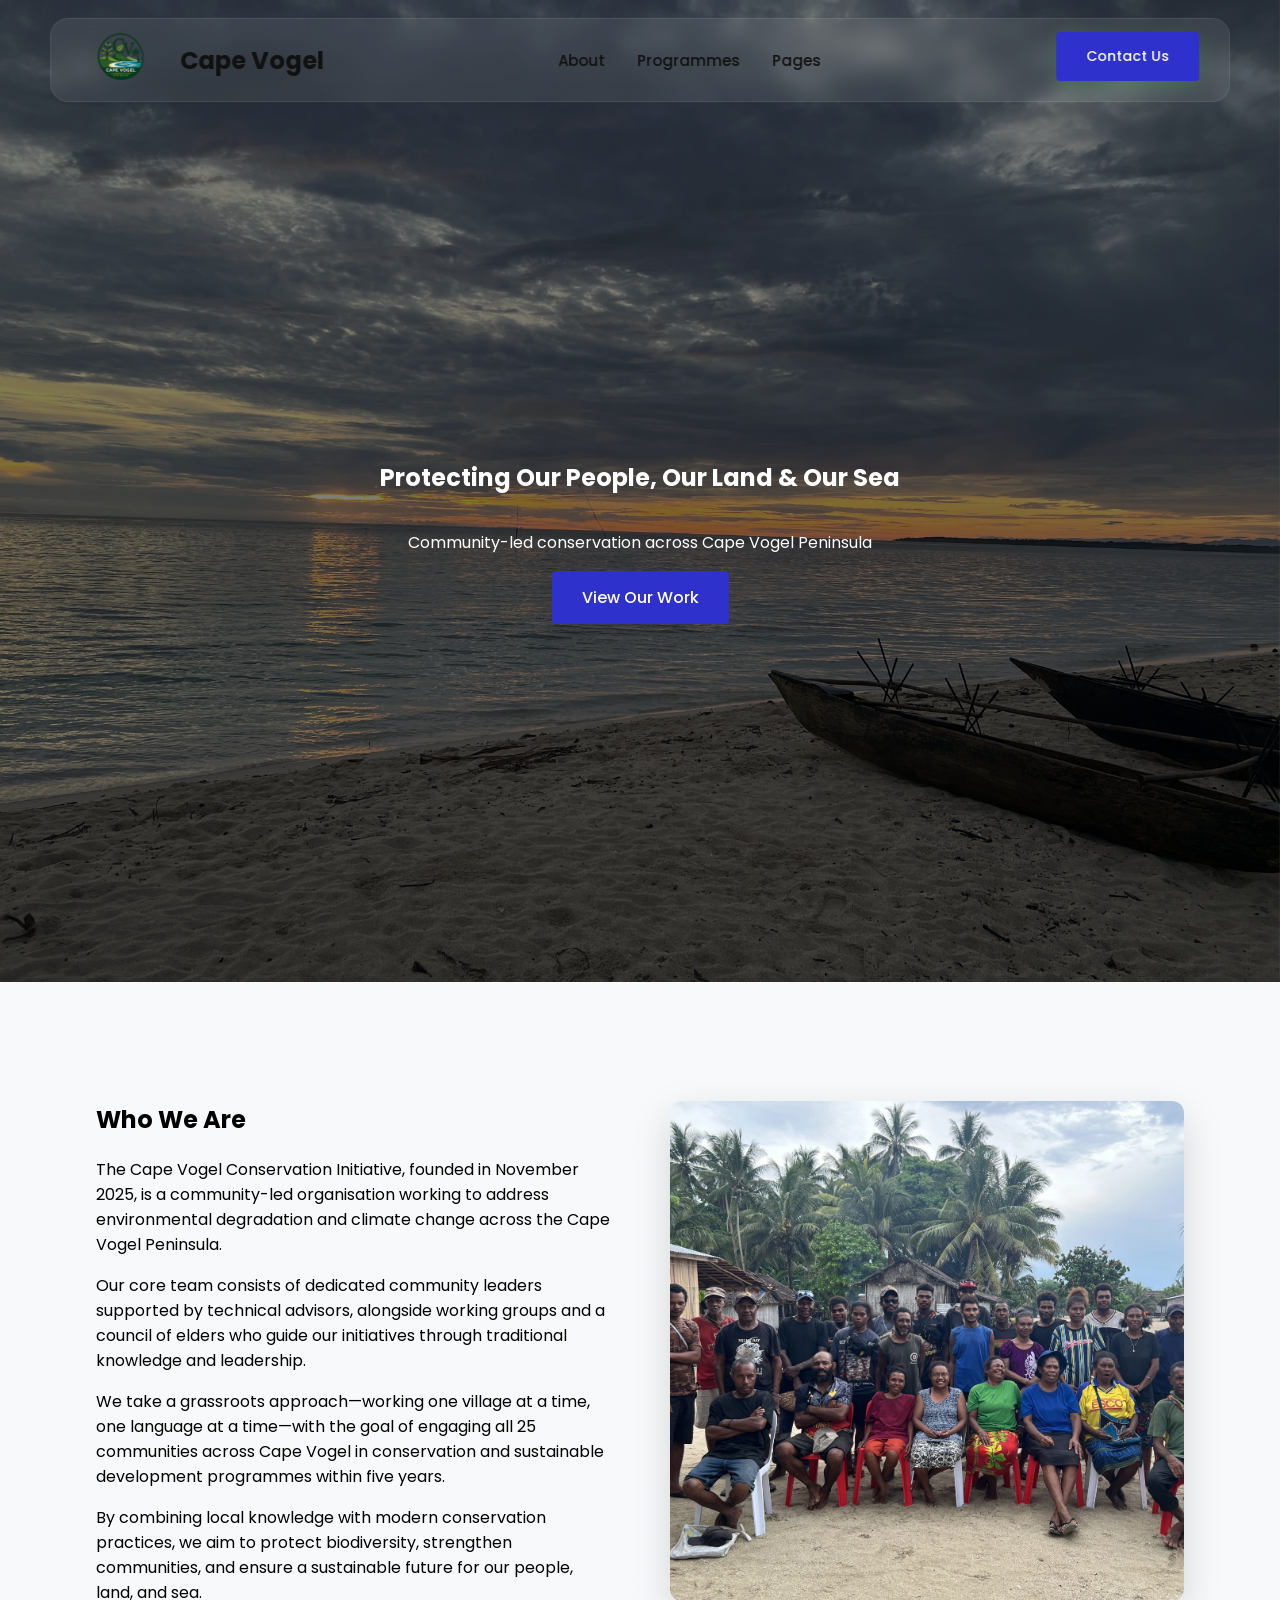
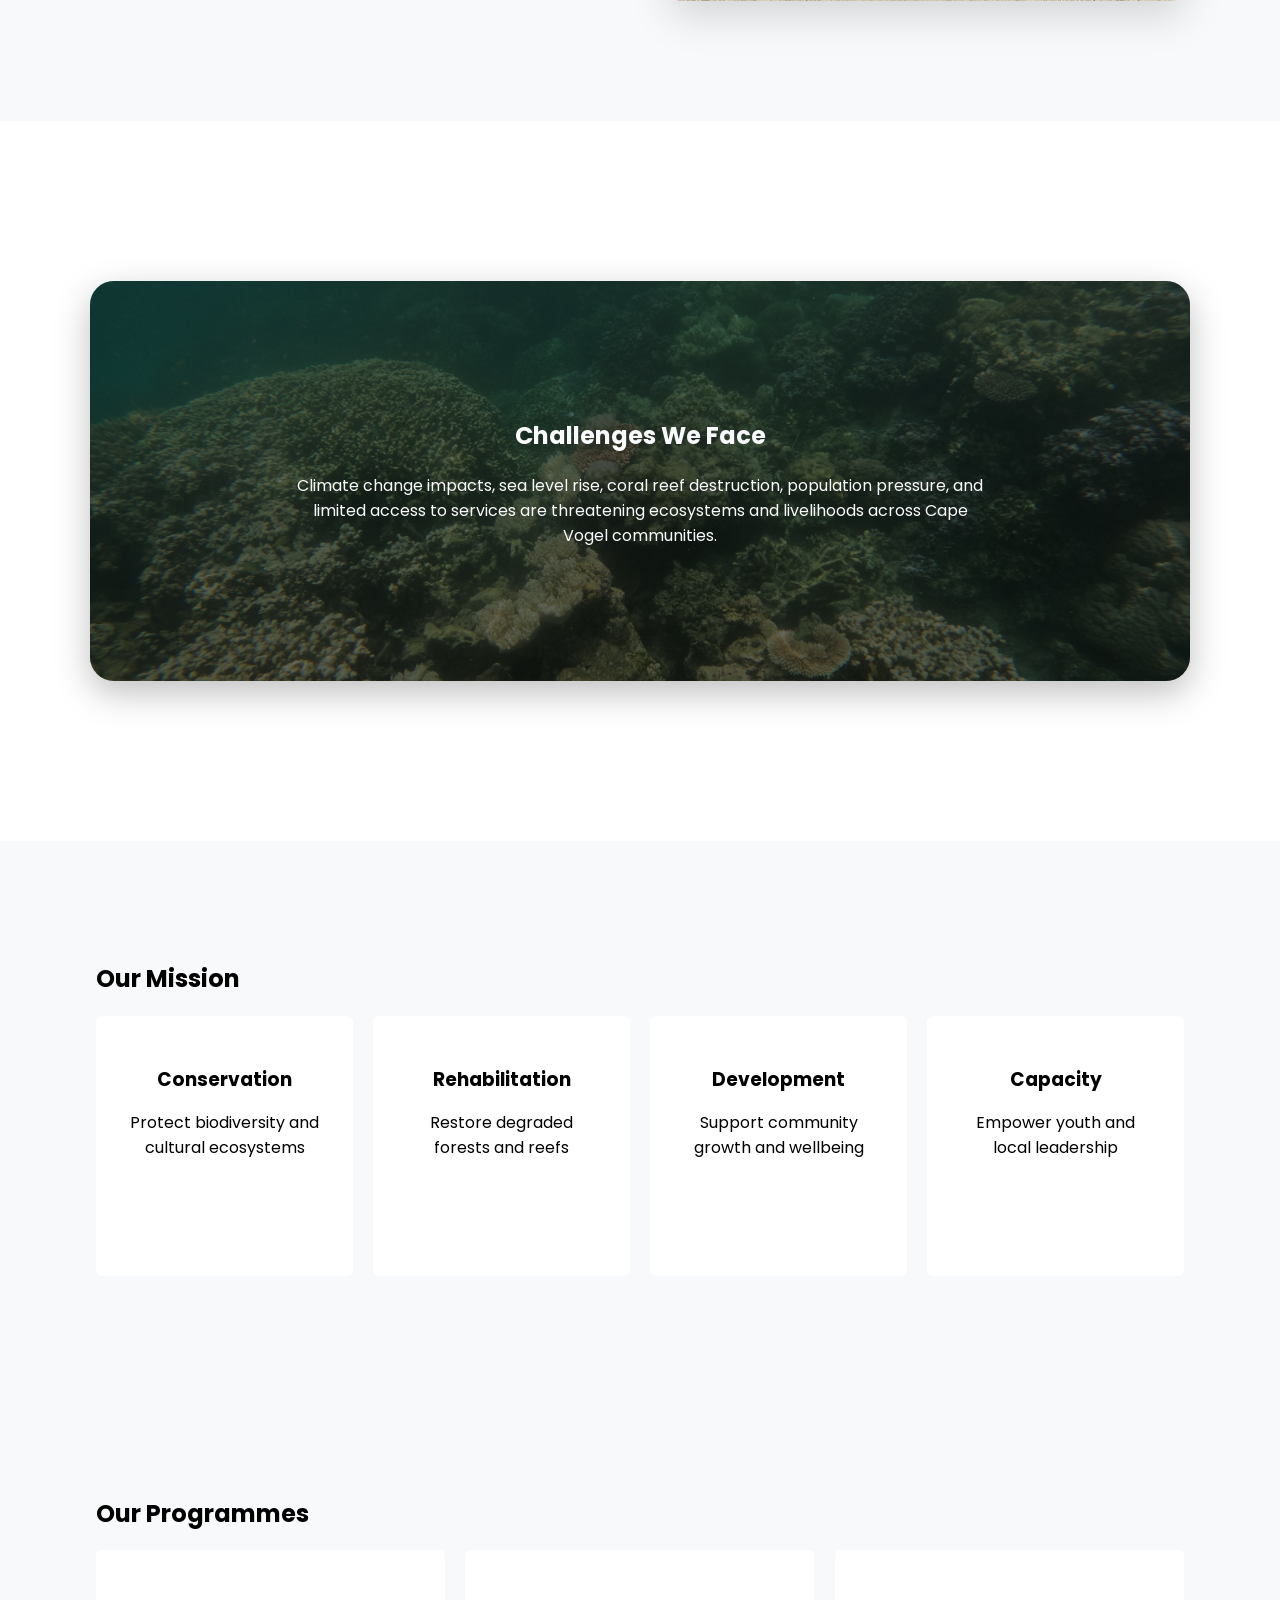
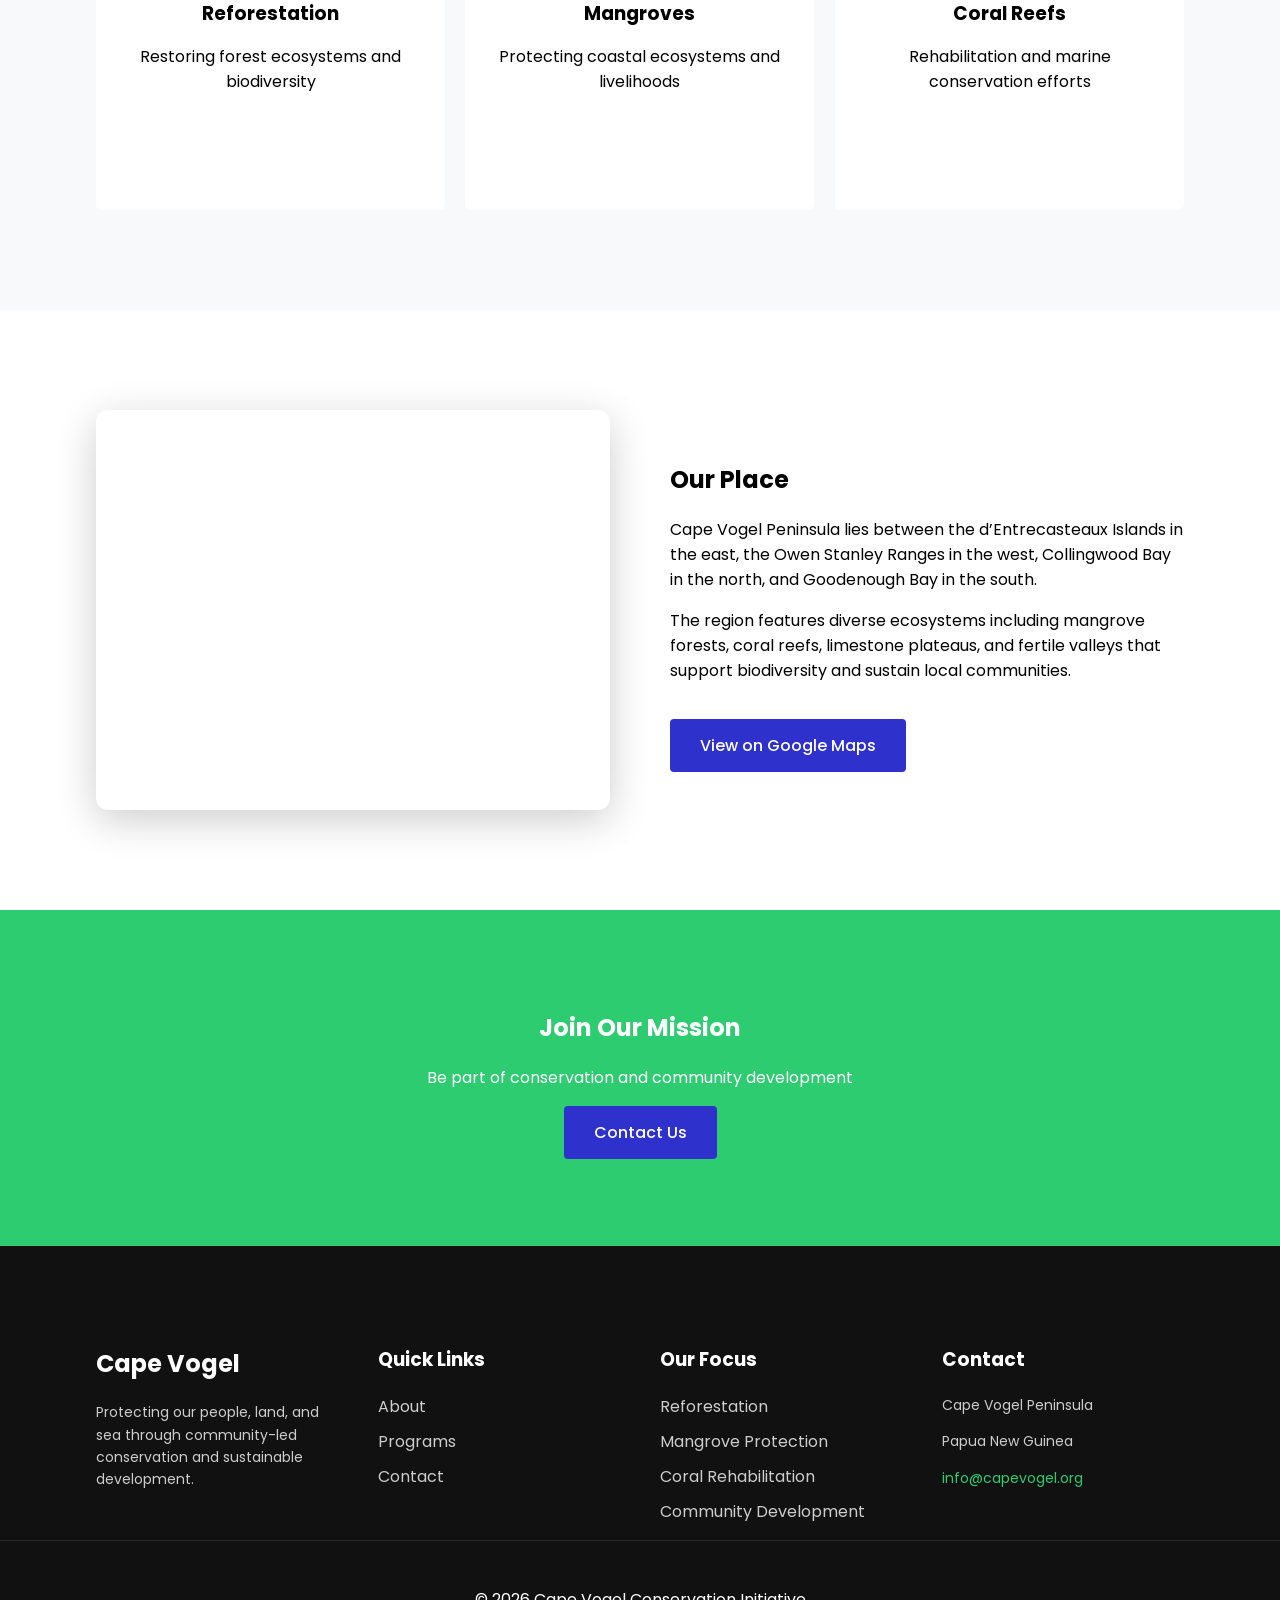
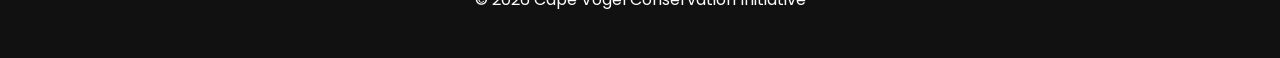
<file: index.html>
<!DOCTYPE html>
<html lang="en">
<head>
  <meta charset="UTF-8">
  <meta name="viewport" content="width=device-width, initial-scale=1.0">
  <title>Cape Vogel Conservation Initiative | Community-Led Conservation in Papua New Guinea</title>

  <meta name="description" content="Cape Vogel Conservation Initiative is a community-led organisation protecting biodiversity, restoring ecosystems, and supporting sustainable development across Papua New Guinea.">

  <meta name="keywords" content="Cape Vogel, Papua New Guinea conservation, community conservation PNG, climate change PNG, reforestation, coral reef conservation, mangrove protection">

  <meta name="author" content="Cape Vogel Conservation Initiative">

  <!-- Open Graph (Social Media Sharing) -->
  <meta property="og:title" content="Cape Vogel Conservation Initiative">
  <meta property="og:description" content="Protecting our people, land and sea through community-led conservation.">
  <meta property="og:image" content="images/hero.jpg">
  <meta property="og:type" content="website">

  <!-- Preconnect -->
  <link rel="preconnect" href="https://fonts.googleapis.com">
  <link rel="preconnect" href="https://fonts.gstatic.com" crossorigin>

  <!-- Preload Hero Image -->
   <link rel="preload" as="image" href="images/hero.webp">

  <!-- Fonts -->
  <link href="https://fonts.googleapis.com/css2?family=Poppins:wght@300;400;600;700&display=swap" rel="stylesheet">

  <!-- AOS Animation -->
  <link href="https://unpkg.com/aos@2.3.4/dist/aos.css" rel="stylesheet">

  <link rel="stylesheet" href="style.css">

  <link rel="icon" href="images/CVCI.png">
</head>

<body>

<!-- NAVBAR -->
<header id="header">
  <div class="container nav-wrapper">

    <!-- LOGO -->
    <div class="logo">
     <a href="index.html">
       <img src="images/bg.png" alt="Cape Vogel Conservation Initiative Logo">
       <span>Cape Vogel</span>
     </a>
    </div>

    <!-- NAV -->
    <nav class="nav-menu" id="nav-menu">
      <a href="about.html">About</a>
      <a href="programmes.html">Programmes</a>
      <div class="dropdown">
  <a href="#">Pages</a>

  <div class="dropdown-menu">
    <a href="gallery.html">Photo Gallery</a>
    <a href="#">Video Gallery</a>
  </div>
</div>
      
    </nav>

    <!-- CTA -->
   <div class="nav-btn">
     <a href="contact.html" class="btn nav-cta">Contact Us</a>
    </div>

   <!-- MOBILE MENU BUTTON -->
    <div class="menu-toggle" id="menu-toggle">
       <span></span>
       <span></span>
       <span></span>
    </div>
    

  </div>
</header>

<!-- HERO -->
<section id="home" class="hero">
  <img src="images/hero.webp" alt="Cape Vogel community conservation work" class="hero-img">

  <div class="hero-overlay"></div>

  <div class="hero-content" data-aos="fade-up">
    <h1>Protecting Our People, Our Land & Our Sea</h1>
    <p>Community-led conservation across Cape Vogel Peninsula</p>
    <a href="#about" class="btn">View Our Work</a>
  </div>
</section>

<!-- ABOUT -->
<section id="about" class="section alt">
  <div class="container grid-2">

    <div data-aos="fade-right">
      <h2>Who We Are</h2>

<p>
The Cape Vogel Conservation Initiative, founded in November 2025, is a 
community-led organisation working to address environmental degradation and 
climate change across the Cape Vogel Peninsula.
</p>

<p>
Our core team consists of dedicated community leaders supported by technical 
advisors, alongside working groups and a council of elders who guide our 
initiatives through traditional knowledge and leadership.
</p>

<p>
We take a grassroots approach—working one village at a time, one language at a 
time—with the goal of engaging all 25 communities across Cape Vogel in 
conservation and sustainable development programmes within five years.
</p>

<p>
By combining local knowledge with modern conservation practices, we aim to 
protect biodiversity, strengthen communities, and ensure a sustainable future 
for our people, land, and sea.
</p>
    </div>

    <div data-aos="fade-left"  class="about-img">
     <img src="images/about.webp" alt="Cape Vogel community conservation work">
    </div>

  </div>
</section>

<!--Challenge-->
<section class="section fade-in">

  <div class="challenge-wrapper" data-aos="fade-up">

    <section class="challenge-section">

      <img src="images/challenges.webp" alt="Cape Vogel community conservation work" class="bg-img">

      <div class="challenge-overlay"></div>

      <div class="content">
        <h2>Challenges We Face</h2>

        <p>
          Climate change impacts, sea level rise, coral reef destruction,
          population pressure, and limited access to services are threatening
          ecosystems and livelihoods across Cape Vogel communities.
        </p>
      </div>

    </section>

  </div>

</section>

<!-- MISSION CARDS -->
<section class="section alt">
  <div class="container">
    <h2 class="center" data-aos="fade-up">Our Mission</h2>

    <div class="grid-4">

  <div class="card aasha-card" data-aos="fade-up" data-aos-delay="100">
    <div class="card-bg" style="background-image:url('images/conservation.webp')"></div>
    <div class="card-content">
      <h3>Conservation</h3>
      <p>Protect biodiversity and cultural ecosystems</p>
    </div>
  </div>

  <div class="card aasha-card" data-aos="fade-up" data-aos-delay="200">
    <div class="card-bg" style="background-image:url('images/climate.webp')"></div>
    <div class="card-content">
      <h3>Rehabilitation</h3>
      <p>Restore degraded forests and reefs</p>
    </div>
  </div>

  <div class="card aasha-card" data-aos="fade-up" data-aos-delay="300">
    <div class="card-bg" style="background-image:url('images/com dev.webp')"></div>
    <div class="card-content">
      <h3>Development</h3>
      <p>Support community growth and wellbeing</p>
    </div>
  </div>

  <div class="card aasha-card" data-aos="fade-up" data-aos-delay="400">
    <div class="card-bg" style="background-image:url('images/education.webp')"></div>
    <div class="card-content">
      <h3>Capacity</h3>
      <p>Empower youth and local leadership</p>
    </div>
  </div>

</div>
</section>

<!-- PROGRAMS -->
<section id="programs" class="section alt">
  <div class="container">

    <h2 class="center" data-aos="fade-up">Our Programmes</h2>
    <div class="grid-3">

  <div class="card aasha-card" data-aos="fade-up" data-aos-delay="100">
    <div class="card-bg" style="background-image:url('images/forest.webp')"></div>
    <div class="card-content">
      <h3>Reforestation</h3>
      <p>Restoring forest ecosystems and biodiversity</p>
    </div>
  </div>

  <div class="card aasha-card" data-aos="fade-up" data-aos-delay="200">
    <div class="card-bg" style="background-image:url('images/mangrove.webp')"></div>
    <div class="card-content">
      <h3>Mangroves</h3>
      <p>Protecting coastal ecosystems and livelihoods</p>
    </div>
  </div>

  <div class="card aasha-card" data-aos="fade-up" data-aos-delay="300">
    <div class="card-bg" style="background-image:url('images/coral.webp')"></div>
    <div class="card-content">
      <h3>Coral Reefs</h3>
      <p>Rehabilitation and marine conservation efforts</p>
    </div>
  </div>

</div>

  </div>
</section>

<!-- OUR PLACE -->
<section class="section">
  <div class="container grid-2">

    <!-- MAP -->
    <div class="map-container" data-aos="fade-right">
      <iframe 
        src="https://www.google.com/maps?q=-9.642638354747234,150.0083458952644&z=10&output=embed"
        loading="lazy"
        allowfullscreen>
      </iframe>
    </div>

    <!-- TEXT -->
    <div data-aos="fade-left">
      <h2>Our Place</h2>

      <p>
        Cape Vogel Peninsula lies between the d’Entrecasteaux Islands in the east,
        the Owen Stanley Ranges in the west, Collingwood Bay in the north, and
        Goodenough Bay in the south.
      </p>

      <p>
        The region features diverse ecosystems including mangrove forests,
        coral reefs, limestone plateaus, and fertile valleys that support
        biodiversity and sustain local communities.
      </p>

      <!-- GOOGLE MAP LINK -->
      <a 
        href="https://www.google.com/maps?q=-9.642638354747234,150.0083458952644"
        target="_blank"
        class="btn"
      >
        View on Google Maps
      </a>

    </div>

  </div>
</section>

<!-- CTA -->
<section id="contact" class="cta">
  <div class="container" data-aos="fade-up">
    <h2>Join Our Mission</h2>
    <p>Be part of conservation and community development</p>
    <a href="contact.html" class="btn">Contact Us</a>
  </div>
</section>

<section class="subfooter">
  <div class="container subfooter-grid">

    <!-- LEFT -->
    <div class="subfooter-col">
      <h2 class="logo">Cape Vogel</h2>
      <p>
        Protecting our people, land, and sea through community-led conservation
        and sustainable development.
      </p>
    </div>

    <!-- LINKS -->
    <div class="subfooter-col">
      <h3>Quick Links</h3>
      <ul>
        <li><a href="about.html">About</a></li>
        <li><a href="programmes.html">Programs</a></li>
        <li><a href="contact.html">Contact</a></li>
      </ul>
    </div>

    <!-- PROGRAMS -->
    <div class="subfooter-col">
      <h3>Our Focus</h3>
      <ul>
        <li>Reforestation</li>
        <li>Mangrove Protection</li>
        <li>Coral Rehabilitation</li>
        <li>Community Development</li>
      </ul>
    </div>

    <!-- CONTACT -->
    <div class="subfooter-col">
      <h3>Contact</h3>
      <p>Cape Vogel Peninsula</p>
      <p>Papua New Guinea</p>
      <p><a href="mailto:info@capevogel.org">info@capevogel.org</a></p>
    </div>

  </div>
</section>

<!-- FOOTER -->
<footer>
  <p>© 2026 Cape Vogel Conservation Initiative</p>
</footer>

<script src="https://unpkg.com/aos@2.3.4/dist/aos.js"></script>
<script src="script.js" defer></script>
</body>
</html>
</file>
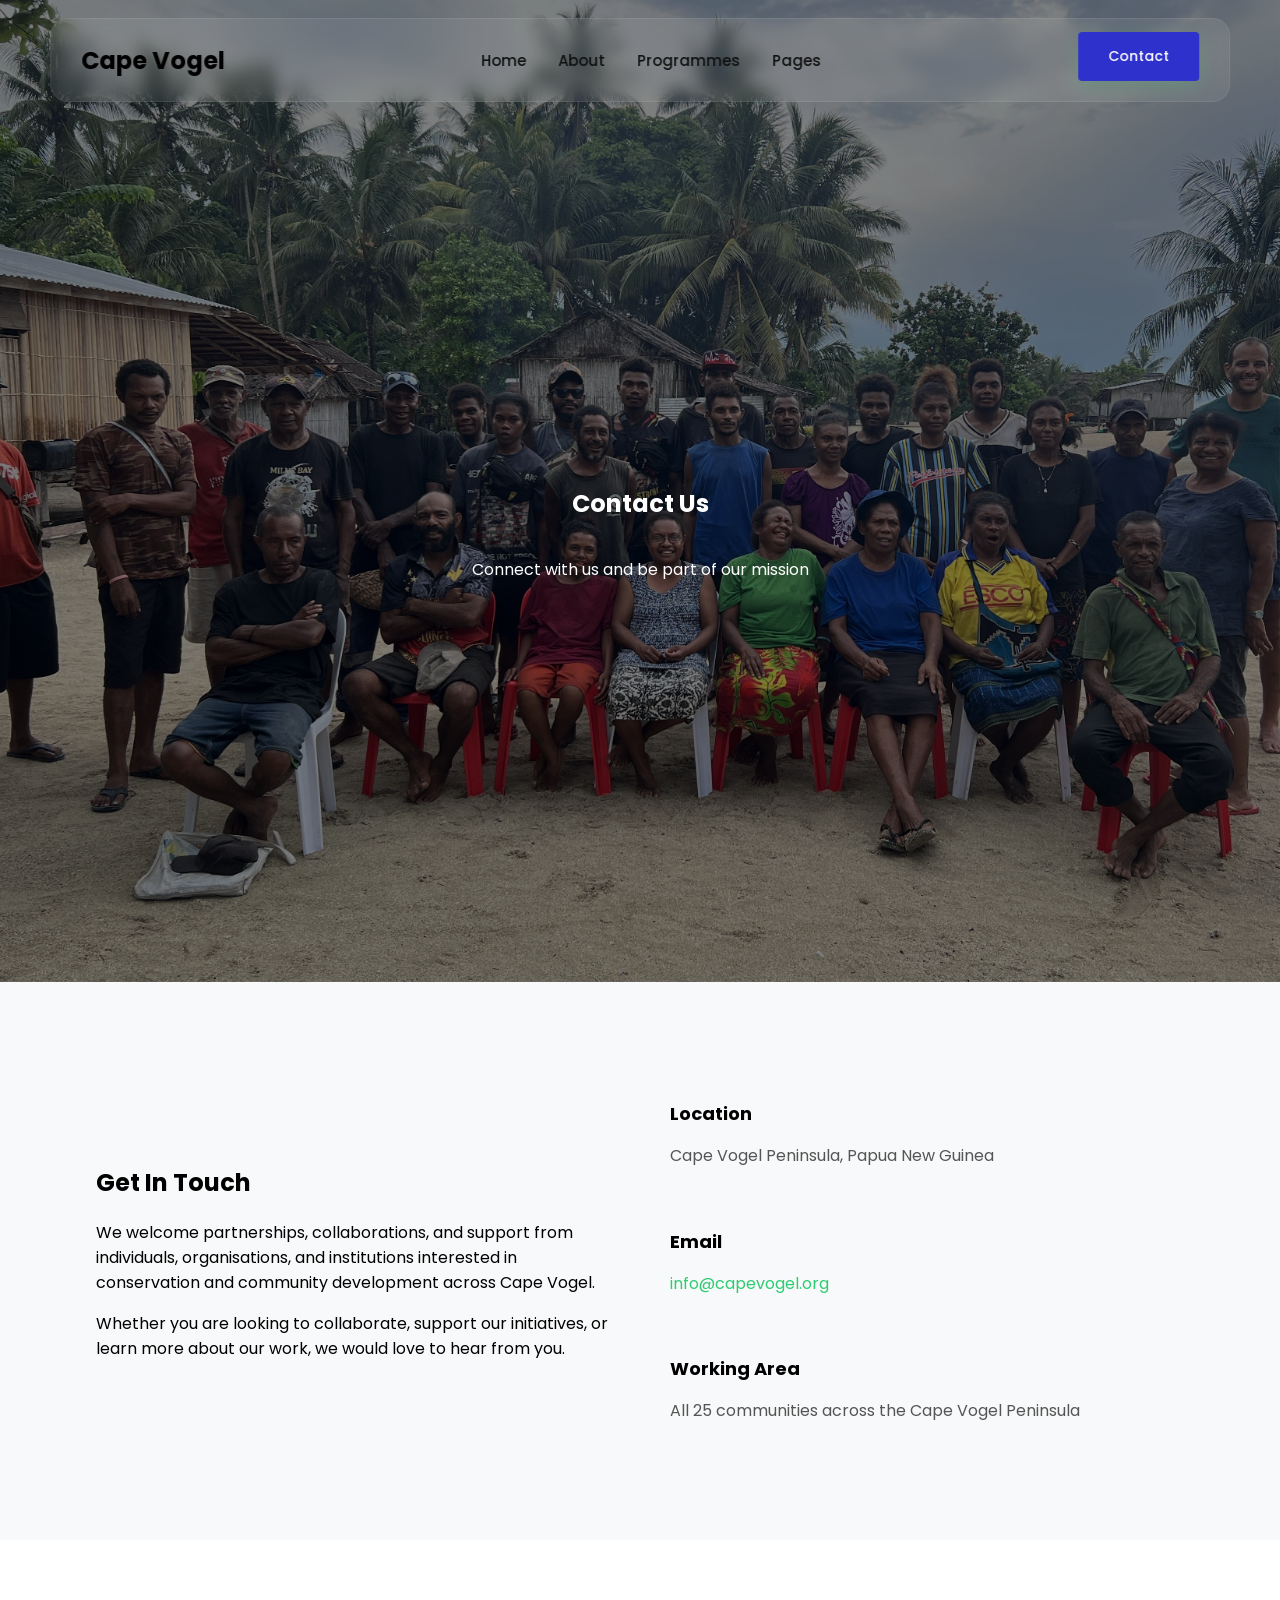
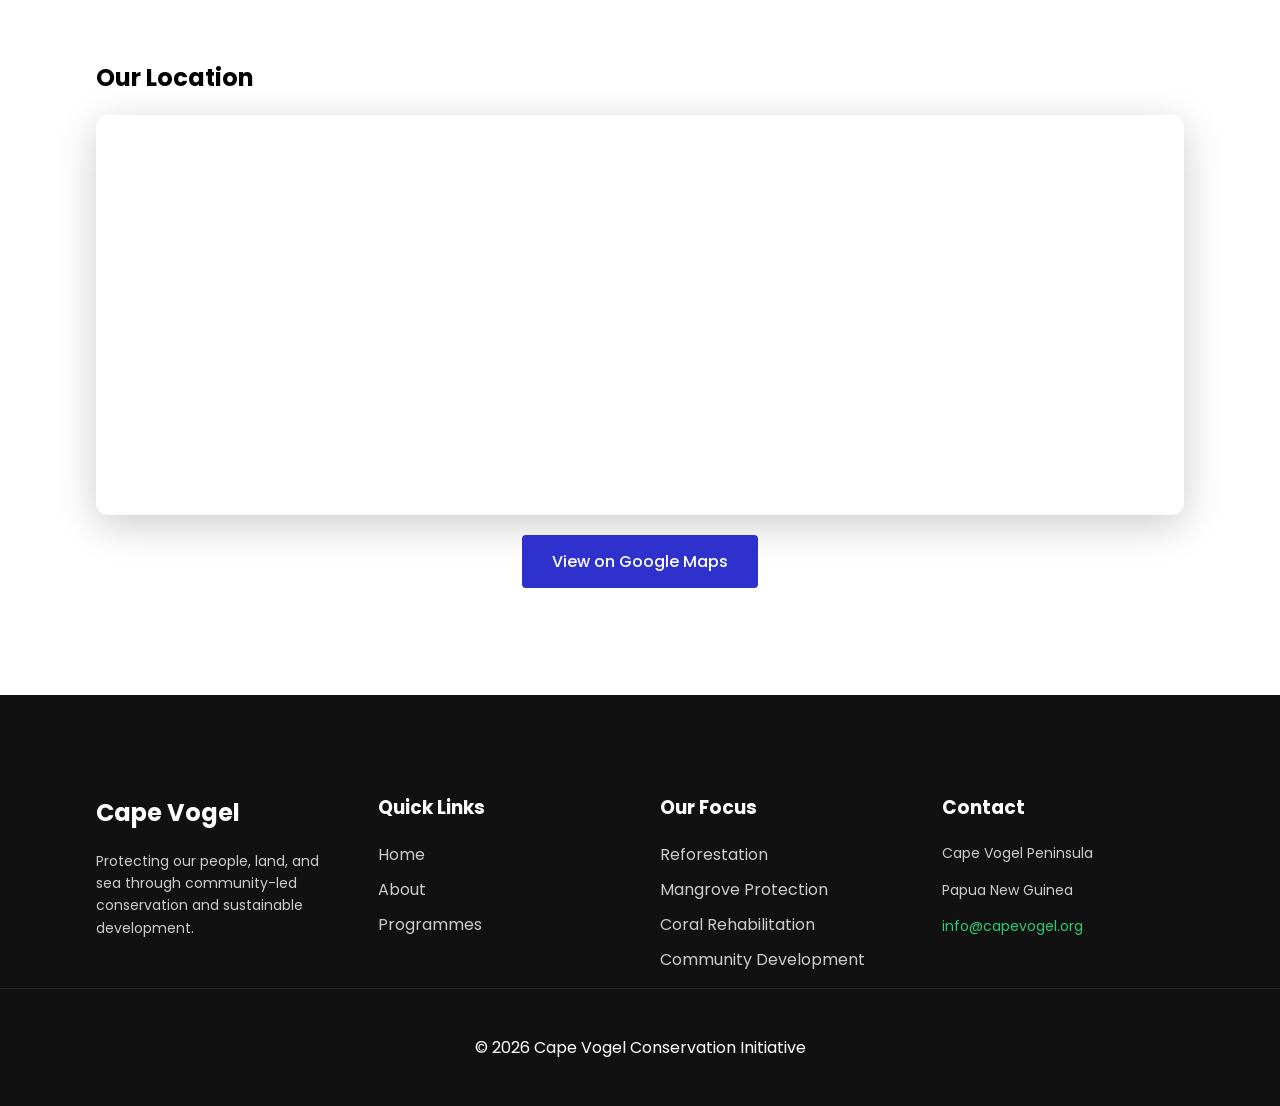
<file: contact.html>
<!DOCTYPE html>
<html lang="en">
<head>
  <meta charset="UTF-8">
  <meta name="viewport" content="width=device-width, initial-scale=1.0">
  <title>Contact Us | Cape Vogel Conservation Initiative</title>

  <meta name="description" content="Contact Cape Vogel Conservation Initiative for partnerships, collaborations, and support opportunities in Papua New Guinea.">

  <meta name="keywords" content="contact Cape Vogel, conservation PNG contact, partnerships Papua New Guinea, environmental organisation contact">

  <meta name="author" content="Cape Vogel Conservation Initiative">

  <meta property="og:title" content="Contact Cape Vogel Conservation Initiative">
  <meta property="og:description" content="Get in touch to support conservation and community development.">
  <meta property="og:image" content="images/community.jpg">
  <meta property="og:type" content="website">

  <!-- Preconnect -->
  <link rel="preconnect" href="https://fonts.googleapis.com">
  <link rel="preconnect" href="https://fonts.gstatic.com" crossorigin>

  <!-- Preload Hero Image -->
  <link rel="preload" as="image" href="images/community.webp">

    <!-- Fonts -->
  <link href="https://fonts.googleapis.com/css2?family=Poppins:wght@300;400;600;700&display=swap" rel="stylesheet">

    <!-- AOS Animation -->
  <link href="https://unpkg.com/aos@2.3.4/dist/aos.css" rel="stylesheet">

  <link rel="stylesheet" href="style.css">

  <link rel="icon" href="images/CVCI.png">
</head>

<body>

<!-- NAVBAR -->
<header id="header">
  <div class="container nav-wrapper">

    <div class="logo">
      <h2>Cape Vogel</h2>
    </div>

    <nav class="nav-menu" id="nav-menu">
      <a href="index.html">Home</a>
      <a href="about.html">About</a>
      <a href="programmes.html">Programmes</a>

      <div class="dropdown">
        <a href="#">Pages</a>
        <div class="dropdown-menu">
          <a href="gallery.html">Photo Gallery</a>
          <a href="#">Video Gallery</a>
        </div>
      </div>
    </nav>

    <div class="nav-btn">
      <a href="contact.html" class="btn nav-cta">Contact</a>
    </div>

    <!-- MOBILE MENU BUTTON -->
    <div class="menu-toggle" id="menu-toggle">
       <span></span>
       <span></span>
       <span></span>
    </div>

  </div>
</header>

<!-- HERO -->
<section class="hero">
  <img src="images/community.webp" alt="Cape Vogel community conservation work" class="hero-img">
  <div class="hero-overlay"></div>

  <div class="hero-content" data-aos="fade-up">
    <h1>Contact Us</h1>
    <p>Connect with us and be part of our mission</p>
  </div>
</section>

<!-- CONTACT INFO -->
<section class="section alt">
  <div class="container grid-2">

    <!-- LEFT SIDE -->
    <div data-aos="fade-right">
      <h2>Get In Touch</h2>

      <p>
        We welcome partnerships, collaborations, and support from individuals,
        organisations, and institutions interested in conservation and
        community development across Cape Vogel.
      </p>

      <p>
        Whether you are looking to collaborate, support our initiatives, or
        learn more about our work, we would love to hear from you.
      </p>
    </div>

    <!-- RIGHT SIDE -->
    <div class="contact-info" data-aos="fade-left">

  <div class="contact-item">
    <h3>Location</h3>
    <p>Cape Vogel Peninsula, Papua New Guinea</p>
  </div>

  <div class="contact-item">
    <h3>Email</h3>
    <p><a href="mailto:info@capevogel.org">info@capevogel.org</a></p>
  </div>

  <div class="contact-item">
    <h3>Working Area</h3>
    <p>All 25 communities across the Cape Vogel Peninsula</p>
  </div>

</div>

  </div>
</section>

<!-- MAP -->
<section class="section">
  <div class="container">

    <h2 class="center" data-aos="fade-up">Our Location</h2>

    <div class="map-container" data-aos="zoom-in">
      <iframe 
        src="https://www.google.com/maps?q=-9.642638354747234,150.0083458952644&z=10&output=embed"
        loading="lazy"
        allowfullscreen>
      </iframe>
    </div>

    <div style="text-align:center;" data-aos="fade-up">
      <a href="https://www.google.com/maps?q=-9.642638354747234,150.0083458952644"
         target="_blank" class="btn">
        View on Google Maps
      </a>
    </div>

  </div>
</section>

<!-- Subfooter -->
<section class="subfooter">
  <div class="container subfooter-grid">

    <!-- LEFT -->
    <div class="subfooter-col">
      <h2 class="logo">Cape Vogel</h2>
      <p>
        Protecting our people, land, and sea through community-led conservation
        and sustainable development.
      </p>
    </div>

    <!-- LINKS -->
    <div class="subfooter-col">
      <h3>Quick Links</h3>
      <ul>
        <li><a href="index.html">Home</a></li>
        <li><a href="about.html">About</a></li>
        <li><a href="programmes.html">Programmes</a></li>
      </ul>
    </div>

    <!-- PROGRAMS -->
    <div class="subfooter-col">
      <h3>Our Focus</h3>
      <ul>
        <li>Reforestation</li>
        <li>Mangrove Protection</li>
        <li>Coral Rehabilitation</li>
        <li>Community Development</li>
      </ul>
    </div>

    <!-- CONTACT -->
    <div class="subfooter-col">
      <h3>Contact</h3>
      <p>Cape Vogel Peninsula</p>
      <p>Papua New Guinea</p>
      <p><a href="mailto:info@capevogel.org">info@capevogel.org</a></p>
    </div>

  </div>
</section>

<!-- FOOTER -->
<footer>
  <p>© 2026 Cape Vogel Conservation Initiative</p>
</footer>

<script src="https://unpkg.com/aos@2.3.4/dist/aos.js"></script>
<script src="script.js" defer></script>
</body>
</html>
</file>
<file: style.css>
html,
body {
  margin: 0;
  padding: 0;

  width: 100%;
  overflow-x: hidden;
}

:root {
  --nav-height: 82px;
  --primary: #2ecc71;
}

body {
  font-family: 'Poppins', sans-serif;
  margin: 0;
}

.container {
  width: 85%;
  margin: auto;
}

/* HEADER BASE */
header {
  position: fixed;
  top: 18px;
  left: 50%;
  transform: translateX(-50%);

  width: 92%;
  max-width: 1300px;

  height: 82px;

  display: flex;
  align-items: center;

  border-radius: 18px;

  background: rgba(255,255,255,0.08);
  backdrop-filter: blur(12px);

  border: 1px solid rgba(255,255,255,0.08);

  z-index: 9999;

  transition: all 0.3s ease;
}

/* SCROLL EFFECT */
header.scrolled {
  background: rgba(255,255,255,0.92);

  box-shadow: 0 8px 30px rgba(0,0,0,0.08);

  border-color: transparent;
}

/* LAYOUT */
.nav-wrapper {
  width: 100%;
  height: 100%;

  display: flex;
  align-items: center;
  justify-content: space-between;

  padding: 0 30px;
}

/* LOGO */
.logo a {
  display: flex;
  align-items: center;
  gap: 12px;

  text-decoration: none;
}

.logo img {
  height: 58px;
  width: auto;

  display: block;
}

.logo span {
  font-size: 24px;
  font-weight: 700;
  color: #111;
}

/* OPTIONAL HOVER EFFECT */
.logo img:hover {
  transform: scale(1.03);
}

/* NAV LINKS */
.nav-menu {
  display: flex;
  align-items: center;
  gap: 32px;
}

.nav-menu a {
  text-decoration: none;
  color: #111;

  font-size: 15px;
  font-weight: 500;

  position: relative;

  transition: color 0.3s ease;
}

/* HOVER UNDERLINE (AASHA STYLE) */
.nav-menu a::after {
  content: "";
  position: absolute;
  width: 0%;
  height: 2px;
  background: rgba(46, 204, 113, 0.9);
  left: 0;
  bottom: -5px;
  transition: 0.3s;
}

.nav-menu a:hover::after {
  width: 100%;
}

/* CTA BUTTON */
/* NAV BUTTON ADJUSTMENT */
.nav-cta {
  padding: 11px 24px;

  font-size: 14px;
  border-radius: 8px;

  box-shadow: 0 6px 18px rgba(46,204,113,0.18);
}

.hero {
  position: relative;

  min-height: 100vh;

  padding-top: 82px;

  overflow: hidden;
}

.hero-img {
  position: absolute;
  inset: 0;

  width: 100%;
  height: 100%;

  object-fit: cover;
}

.hero-overlay {
  position: absolute;
  width: 100%;
  height: 100%;
  background: rgba(0,0,0,0.5);
  inset: 0;
}

.hero-content {
  position: relative;
  z-index: 2;

  min-height: 100vh;

  display: flex;
  flex-direction: column;
  justify-content: center;
  align-items: center;

  text-align: center;
  color: white;

  padding: 0 20px;
}

.section {
  padding: 100px 0;
}

.alt {
 background: #f8f9fa;
}

.grid-2 {
  display: grid;
  grid-template-columns: 1fr 1fr;
  gap: 60px;

  align-items: center;
}

.grid-3 {
  display: grid;
  grid-template-columns: repeat(3,1fr);
  gap: 20px;
}

.grid-4 {
  display: grid;
  grid-template-columns: repeat(4,1fr);
  gap: 20px;
}

/* BASE CARD */
.aasha-card {
  position: relative;
  overflow: hidden;
  height: 260px;
  background: #fff;
  border-radius: 6px;
  transition: all 0.4s ease;
}

.card-img{
 position: absolute;
}

/* BACKGROUND IMAGE (SLIDES IN) */
.card-bg {
  position: absolute;
  background-size: cover;
  background-position: center;
  inset: 0; /* better than width/height */
  transform: translateY(100%);
  transition: transform 0.6s ease;
  z-index: 0;
}

/* DARK OVERLAY */
.aasha-card::before {
  content: "";
  position: absolute;
  inset: 0;
  background: rgba(0,0,0,0.6);

  opacity: 0;
  transition: 0.4s;
  z-index: 1;
}

/* CONTENT */
.card-content {
  position: relative;
  z-index: 2;
  padding: 30px;
  text-align: center;
  transition: 0.4s ease;
}

.card-content h3 {
  margin-bottom: 10px;
}

/* HOVER EFFECT (AASHA STYLE) */
.aasha-card:hover {
  cursor: pointer;
  transform: translateY(-10px);
  box-shadow: 0 20px 40px rgba(0,0,0,0.2);
}

/* IMAGE SLIDES UP */
.aasha-card:hover .card-bg {
  transform: translateY(0) scale(1);
}

/* OVERLAY FADES IN */
.aasha-card:hover::before {
  opacity: 1;
}

/* TEXT MOVES + COLOR CHANGE */
.aasha-card:hover .card-content {
  color: #fff;
  transform: translateY(-10px);
}

.program img {
  cursor: pointer;
  width: 100%;
  border-radius: 5px;
}

.cta {
  background: #2ecc71;
  color: white;
  text-align: center;
  padding: 80px 0;
}

footer {
  background: #111;
  color: white;
  text-align: center;
  padding: 30px 20px; /* increased from 20px */

  border-top: 1px solid rgba(255, 255, 255, 0.1); /* subtle divider */
}



.btn {
  display: inline-block;
  padding: 14px 30px;
  background: #2e31cc;
  color: white;
  text-decoration: none;
  font-weight: 500;
  border-radius: 4px;
  position: relative;
  overflow: hidden;
  transition: all 0.3s ease;
}

/* HOVER EFFECT */
.btn:hover {
  transform: translateY(-3px);
  box-shadow: 0 10px 25px rgba(255, 255, 255, 0.4);
}

/* GLOW EFFECT */
.btn::before {
  content: "";
  position: absolute;
  inset: 0;
  background: linear-gradient(
    120deg,
    transparent,
    rgba(255,255,255,0.6),
    transparent
  );
  transform: translateX(-100%);
  transition: 0.6s;
}

/* ANIMATION SWEEP */
.btn:hover::before {
  transform: translateX(100%);
}

/* SUBFOOTER BASE */
.subfooter {
  background: #111;
  color: #ccc;
  padding: 80px 0 0;
}

/* GRID */
.subfooter-grid {
  display: grid;
  grid-template-columns: repeat(4, 1fr);
  gap: 40px;
}

/* HEADINGS */
.subfooter h2,
.subfooter h3 {
  color: #fff;
  margin-bottom: 20px;
}

/* TEXT */
.subfooter p {
  line-height: 1.6;
  font-size: 14px;
}


/* LINKS */
.subfooter ul {
  list-style: none;
  padding: 0;
}

.subfooter ul li {
  margin-bottom: 10px;
}

.subfooter ul li a {
  color: #ccc;
  text-decoration: none;
  transition: 0.3s;
}

.subfooter ul li a:hover {
  color: #2ecc71;
  padding-left: 5px;
}

/* SUBFOOTER EMAIL LINK */
.subfooter p a {
  color: var(--primary);
  text-decoration: none;
  transition: 0.3s;
}

.subfooter p a:hover {
  text-decoration: underline;
   opacity: 0.8;
}

/* ABOUT SECTION */
#about .container {
  display: grid;
  grid-template-columns: 1fr 1fr;

  gap: 60px;
  align-items: center;
}

.about-img {
  width: 100%;
  height: 500px;

  overflow: hidden;
  border-radius: 12px;

  box-shadow: 0 15px 40px rgba(0,0,0,0.15);
}

.about-img img {
  width: 100%;
  height: 100%;
  object-fit: cover;

  display: block;
}

/* WRAPPER (CONTROLS WIDTH + CENTERING) */
.challenge-wrapper {
  max-width: 1100px; /* controls size */
  margin: auto;
}

/* MAIN CARD */
.challenge-section {
  cursor: pointer;
 position: relative;
  z-index: 1;

  height: 400px;

  display: flex;
  align-items: center;
  justify-content: center;
  text-align: center;

  border-radius: 24px;
  overflow: hidden;

  box-shadow: 0 20px 60px rgba(0,0,0,0.4);
}

/* IMAGE */
.bg-img {
  position: absolute;
  width: 100%;
  height: 100%;
  object-fit: cover;
  z-index: 0;
}

/* OVERLAY */
.challenge-overlay {
  position: absolute;
  inset: 0;
  background: rgba(0,0,0,0.6);
  z-index: 1;
}

/* CONTENT */
.content {
  color: #f9fafb;
  position: relative;
  z-index: 2;
  max-width: 700px;
  padding: 20px;
}

.challenge-wrapper {
  margin: 60px auto;
}

.map-container {
  width: 100%;
  height: 400px;
  border-radius: 12px;
  overflow: hidden;
  box-shadow: 0 10px 40px rgba(0,0,0,0.2);
}

.map-container iframe {
  width: 100%;
  height: 100%;
  border: 0;
}

.section a.btn {
  margin-top: 20px;
  display: inline-block;
}

/* DROPDOWN WRAPPER */
.dropdown {
  position: relative;
}

/* DROPDOWN MENU */
.dropdown-menu {
  position: absolute;
  top: 120%;
  left: 0;

  background: white;
  min-width: 180px;

  border-radius: 6px;
  box-shadow: 0 10px 30px rgba(0,0,0,0.1);

  opacity: 0;
  visibility: hidden;
  transform: translateY(10px);

  transition: all 0.25s ease;
  z-index: 999;
}

/* DROPDOWN LINKS */
.dropdown-menu a {
  position: relative;
  display: block;
  padding: 12px 16px;
  color: #111;
  text-decoration: none;
  font-size: 14px;
  transition: all 0.3s ease;
  border-radius: 5px;
}

/* HOVER EFFECT */
.dropdown-menu a:hover {
  background: #f5f5f5;
  padding-left: 20px;
}

/* SHOW DROPDOWN */
.dropdown:hover .dropdown-menu {
  opacity: 1;
  visibility: visible;
  transform: translateY(0);
}

.dropdown > a {
  display: inline-block;
}

.dropdown-menu a::after {
  display: none;
}

/* BASE CARD */
.info-card {
  position: relative;
  padding: 30px;
  background: #fff;
  border-radius: 8px;
  overflow: hidden;
  transition: all 0.4s ease;
  cursor: pointer;
   border-left: 4px solid var(--primary);
}

/* TEXT */
.info-card h3 {
  margin-bottom: 10px;
}

.info-card p {
  font-size: 14px;
  line-height: 1.6;
}

/* OVERLAY EFFECT */
.info-card::before {
  content: "";
  position: absolute;
  inset: 0;
  background: rgba(0,0,0,0.05);
  opacity: 0;
  transition: 0.4s;
}

/* HOVER */
.info-card:hover {
  transform: translateY(-8px);
  box-shadow: 0 15px 40px rgba(0,0,0,0.15);
}

/* OVERLAY ON HOVER */
.info-card:hover::before {
  opacity: 1;
}

/* GLOW EFFECT */
.info-card:hover {
  box-shadow:
    0 10px 30px rgba(0,0,0,0.15),
    0 0 15px rgba(46, 204, 113, 0.4);
}

/* CONTACT INFO CLEAN STYLE */
.contact-info {
  display: flex;
  flex-direction: column;
  gap: 25px;
}

.contact-item h3 {
  margin-bottom: 5px;
  font-size: 18px;
}

.contact-item p {
  color: #555;
  line-height: 1.6;
}

/* LINK STYLE */
.contact-item a {
  color: var(--primary);
  text-decoration: none;
}

.contact-item a:hover {
  text-decoration: underline;
}
/* GALLERY GRID (MASONRY) */
.gallery-grid {
  column-width: 300px;
  column-gap: 15px;
  margin-top: 40px;
}

/* ITEMS */
.gallery-item {
  break-inside: avoid;
  margin-bottom: 15px;
  border-radius: 10px;
  overflow: hidden;
  box-shadow: 0 10px 25px rgba(0,0,0,0.08);
}

/* IMAGE */
.gallery-item img {
  width: 100%;
  display: block;
  transition: transform 0.4s ease;
}

/* HOVER */
.gallery-item:hover img {
  transform: scale(1.05);
}

/* LIGHTBOX */
.lightbox {
  position: fixed;
  top: 0;
  left: 0;
  width: 100%;
  height: 100%;

  background: rgba(0,0,0,0.9);

  display: none;
  align-items: center;
  justify-content: center;

  z-index: 9999;
}

.lightbox-img {
  max-width: 90%;
  max-height: 90%;
  border-radius: 8px;
}

/* CLOSE BUTTON */
.lightbox .close {
  position: absolute;
  top: 30px;
  right: 40px;
  font-size: 40px;
  color: white;
  cursor: pointer;
}

/* =========================
   MOBILE NAVIGATION
========================= */

.menu-toggle {
  display: none;
  flex-direction: column;
  gap: 5px;
  cursor: pointer;
  z-index: 10000;
}

.menu-toggle span {
  width: 26px;
  height: 3px;
  background: #111;
  border-radius: 20px;
  transition: 0.3s ease;
}

/* MOBILE */
@media (max-width: 992px) {

  /* HEADER */
  header {
    width: calc(100% - 24px);
    height: 74px;

    left: 12px;
    transform: none;
  }

  /* LOGO */
  .logo img {
    height: 46px;
  }

  .logo span {
    font-size: 20px;
  }

  /* SHOW MENU BUTTON */
  .menu-toggle {
    display: flex;
  }

  /* NAV MENU */
  .nav-menu {
    position: absolute;

    top: 90px;
    left: 0;

    width: 100%;

    background: rgba(255,255,255,0.96);
    backdrop-filter: blur(14px);

    border-radius: 18px;

    padding: 30px 0;

    flex-direction: column;
    align-items: center;
    gap: 24px;

    opacity: 0;
    visibility: hidden;
    transform: translateY(-10px);

    transition: all 0.3s ease;
  }

  /* ACTIVE MENU */
  .nav-menu.active {
    opacity: 1;
    visibility: visible;
    transform: translateY(0);
  }

  /* NAV LINKS */
  .nav-menu a {
    font-size: 16px;
  }

  /* HIDE BUTTON */
  .nav-btn {
    display: none;
  }

  /* DROPDOWN */
  .dropdown-menu {
    position: static;
    opacity: 1;
    visibility: visible;
    transform: none;

    box-shadow: none;
    background: transparent;

    display: none;
    padding-top: 10px;
  }

  .dropdown.active .dropdown-menu {
    display: block;
  }

  /* HERO TEXT */
  .hero-content h1 {
    font-size: 38px;
    line-height: 1.2;
  }

  .hero-content p {
    font-size: 16px;
  }

  /* GRID LAYOUTS */
  .grid-2,
  .grid-3,
  .grid-4,
  .subfooter-grid {
    grid-template-columns: 1fr;
  }
}

/* =========================================
   MOBILE RESPONSIVE LAYOUT
========================================= */

@media (max-width: 768px) {

  /* CONTAINER */
  .container {
    width: 92%;
  }

  /* GENERAL SECTION SPACING */
  .section {
    padding: 70px 0;
  }

  /* HERO */
  .hero {
    min-height: 100vh;
    padding-top: 90px;
  }

  .hero-content {
    padding: 0 15px;
  }

  .hero-content h1 {
    font-size: 34px;
    line-height: 1.2;
  }

  .hero-content p {
    font-size: 16px;
    line-height: 1.6;
  }

  /* BUTTONS */
  .btn {
    padding: 12px 24px;
    font-size: 14px;

    min-height: 48px;

    display: inline-flex;
    align-items: center;
    justify-content: center;
  }

  /* GRID LAYOUTS */
  .grid-2,
  .grid-3,
  .grid-4,
  .subfooter-grid {
    grid-template-columns: 1fr;
  }

  /* ABOUT SECTION */
  #about .container {
    gap: 40px;
  }

  .about-img {
    height: 340px;
  }

  /* MAP */
  .map-container {
    height: 320px;
  }

  /* CHALLENGE SECTION */
  .challenge-section {
    height: 320px;
  }

  .content h2 {
    font-size: 30px;
  }

  .content p {
    font-size: 15px;
    line-height: 1.6;
  }

  /* CARD SECTIONS */
  .aasha-card {
    height: 240px;
  }

  .card-content {
    padding: 25px;
  }

  /* CTA */
  .cta {
    padding: 70px 20px;
  }

  .cta h2 {
    font-size: 32px;
  }

  /* FOOTER */
  .subfooter {
    text-align: center;
  }

  .subfooter-grid {
    gap: 50px;
  }

  footer {
    padding: 25px 15px;
  }

  /* GALLERY */
  .gallery-grid {
    column-width: 180px;
    column-gap: 10px;
  }

  /* LIGHTBOX */
  .lightbox-img {
    max-width: 95%;
    max-height: 85%;
  }

}

/* =========================================
   RESPONSIVE TYPOGRAPHY
========================================= */

@media (max-width: 768px) {

  /* GLOBAL HEADINGS */
  h1 {
    font-size: 38px;
    line-height: 1.2;
  }

  h2 {
    font-size: 30px;
    line-height: 1.3;
  }

  h3 {
    font-size: 22px;
    line-height: 1.4;
  }

  h4 {
    font-size: 18px;
  }

  /* PARAGRAPHS */
  p {
    font-size: 16px;
    line-height: 1.8;
  }

  /* HERO */
  .hero-content h1 {
    font-size: 42px;
    line-height: 1.15;
  }

  .hero-content p {
    font-size: 17px;
    line-height: 1.7;
  }

  /* SECTION HEADINGS */
  .section h2,
  .center {
    font-size: 32px;
    line-height: 1.3;
  }

  /* CARD TEXT */
  .card-content h3 {
    font-size: 22px;
  }

  .card-content p {
    font-size: 15px;
    line-height: 1.6;
  }

  /* CHALLENGE SECTION */
  .content h2 {
    font-size: 34px;
  }

  .content p {
    font-size: 16px;
  }

  /* CTA */
  .cta h2 {
    font-size: 34px;
  }

  .cta p {
    font-size: 16px;
  }

  /* NAVIGATION */
  .nav-menu a {
    font-size: 17px;
  }

  /* FOOTER */
  .subfooter h2 {
    font-size: 28px;
  }

  .subfooter h3 {
    font-size: 20px;
  }

  .subfooter p,
  .subfooter li,
  footer p {
    font-size: 15px;
  }

}

/* =========================================
   RESPONSIVE GALLERY
========================================= */

@media (max-width: 768px) {

  /* GALLERY GRID */
  .gallery-grid {
    column-width: 180px;
    column-gap: 10px;

    margin-top: 25px;
  }

  /* GALLERY ITEMS */
  .gallery-item {
    margin-bottom: 10px;

    border-radius: 8px;
  }

  /* IMAGES */
  .gallery-item img {
    width: 100%;
    display: block;
  }

  /* LIGHTBOX */
  .lightbox {
    padding: 20px;
  }

  .lightbox-img {
    max-width: 95%;
    max-height: 80vh;

    border-radius: 8px;
  }

  /* CLOSE BUTTON */
  .lightbox .close {
    top: 20px;
    right: 20px;

    font-size: 32px;
  }

}

/* =========================================
   FINAL PERFORMANCE OPTIMIZATION
========================================= */

/* IMAGE OPTIMIZATION */
img {
  max-width: 100%;
  display: block;
}

/* SMOOTH SCROLL */
html {
  scroll-behavior: smooth;
}

/* GPU ACCELERATION */
.aasha-card,
.btn,
.gallery-item img,
.logo img,
.challenge-section,
.nav-menu,
header,
.hero-img {
  will-change: transform;
}

/* HERO PERFORMANCE */
.hero-img {
  transform: translateZ(0);
}

/* LIGHTER SHADOWS */
.challenge-section {
  box-shadow: 0 12px 35px rgba(0,0,0,0.25);
}

/* LIGHTER BLUR */
header {
  backdrop-filter: blur(8px);
}

/* MOBILE PERFORMANCE */
@media (max-width: 768px) {

  /* REMOVE HEAVY HOVER EFFECTS */
  .aasha-card:hover,
  .gallery-item:hover img,
  .btn:hover {
    transform: none;
  }

}
</file>
